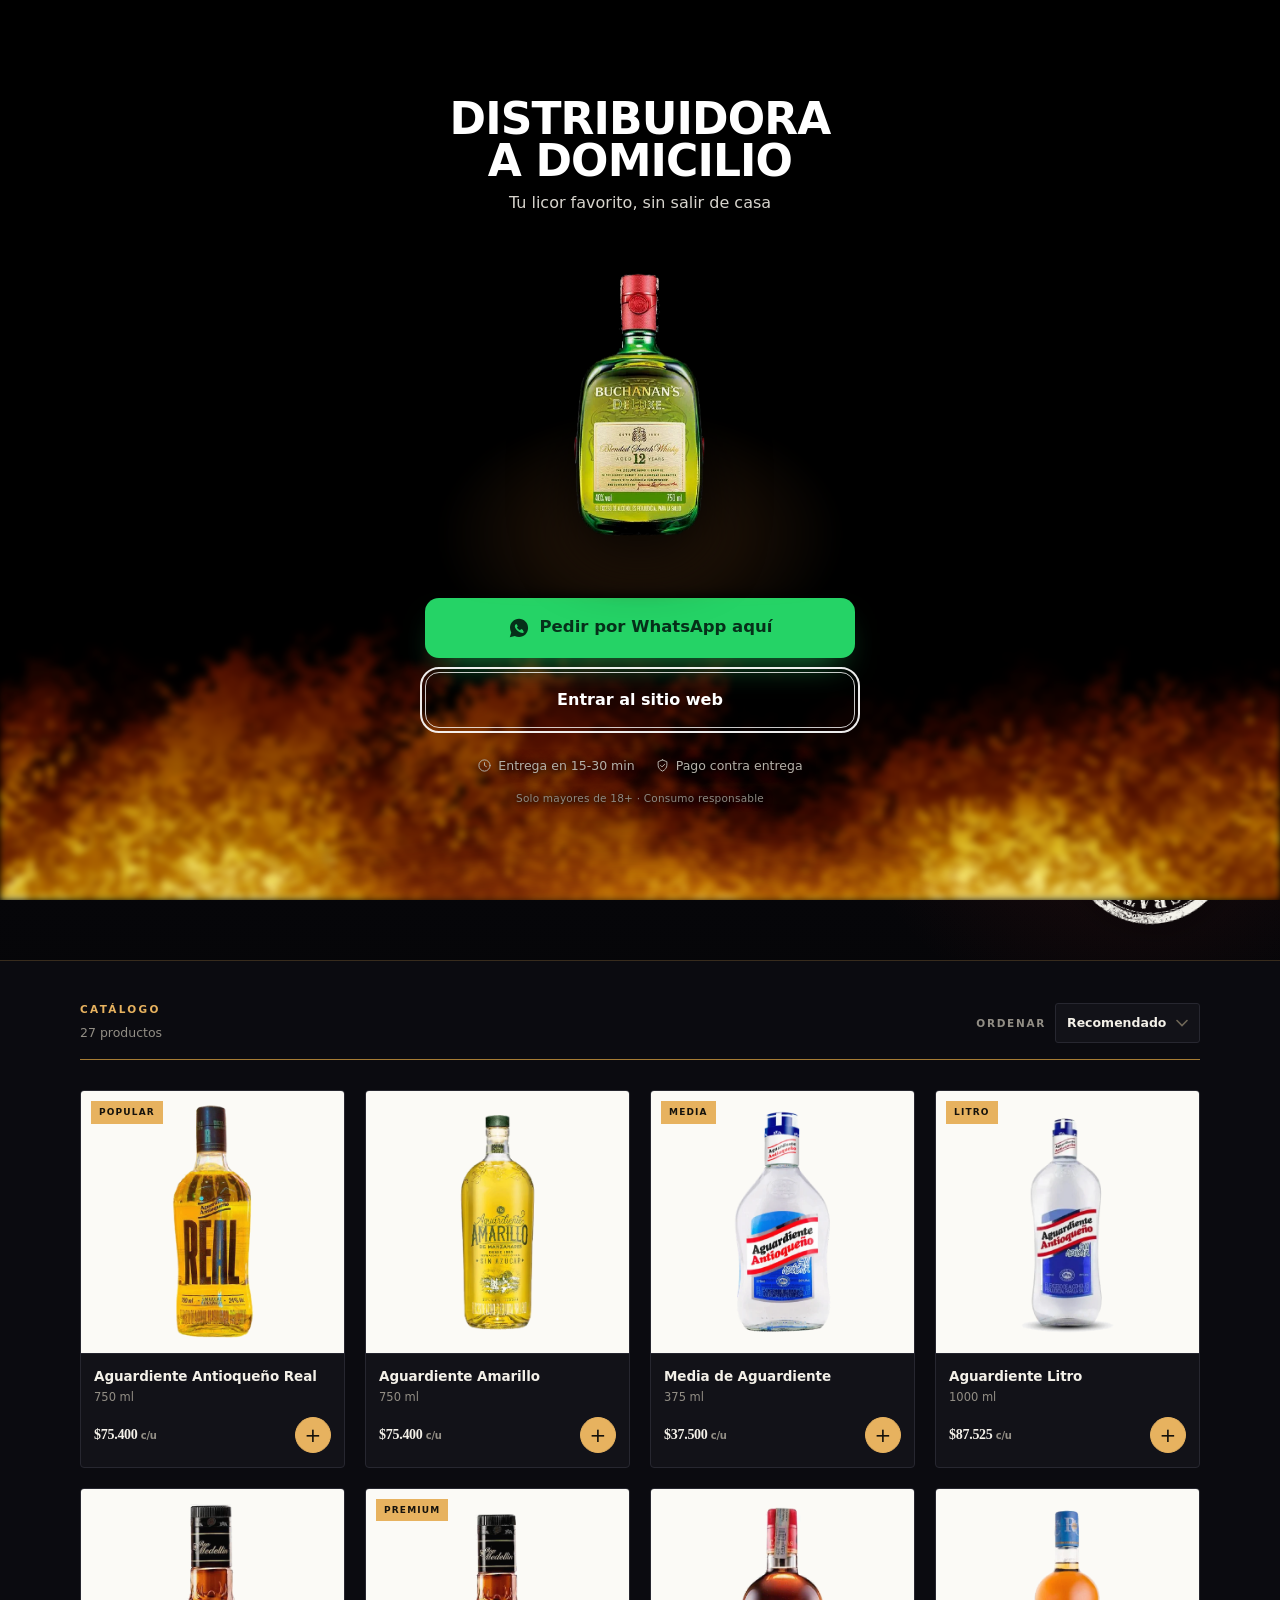
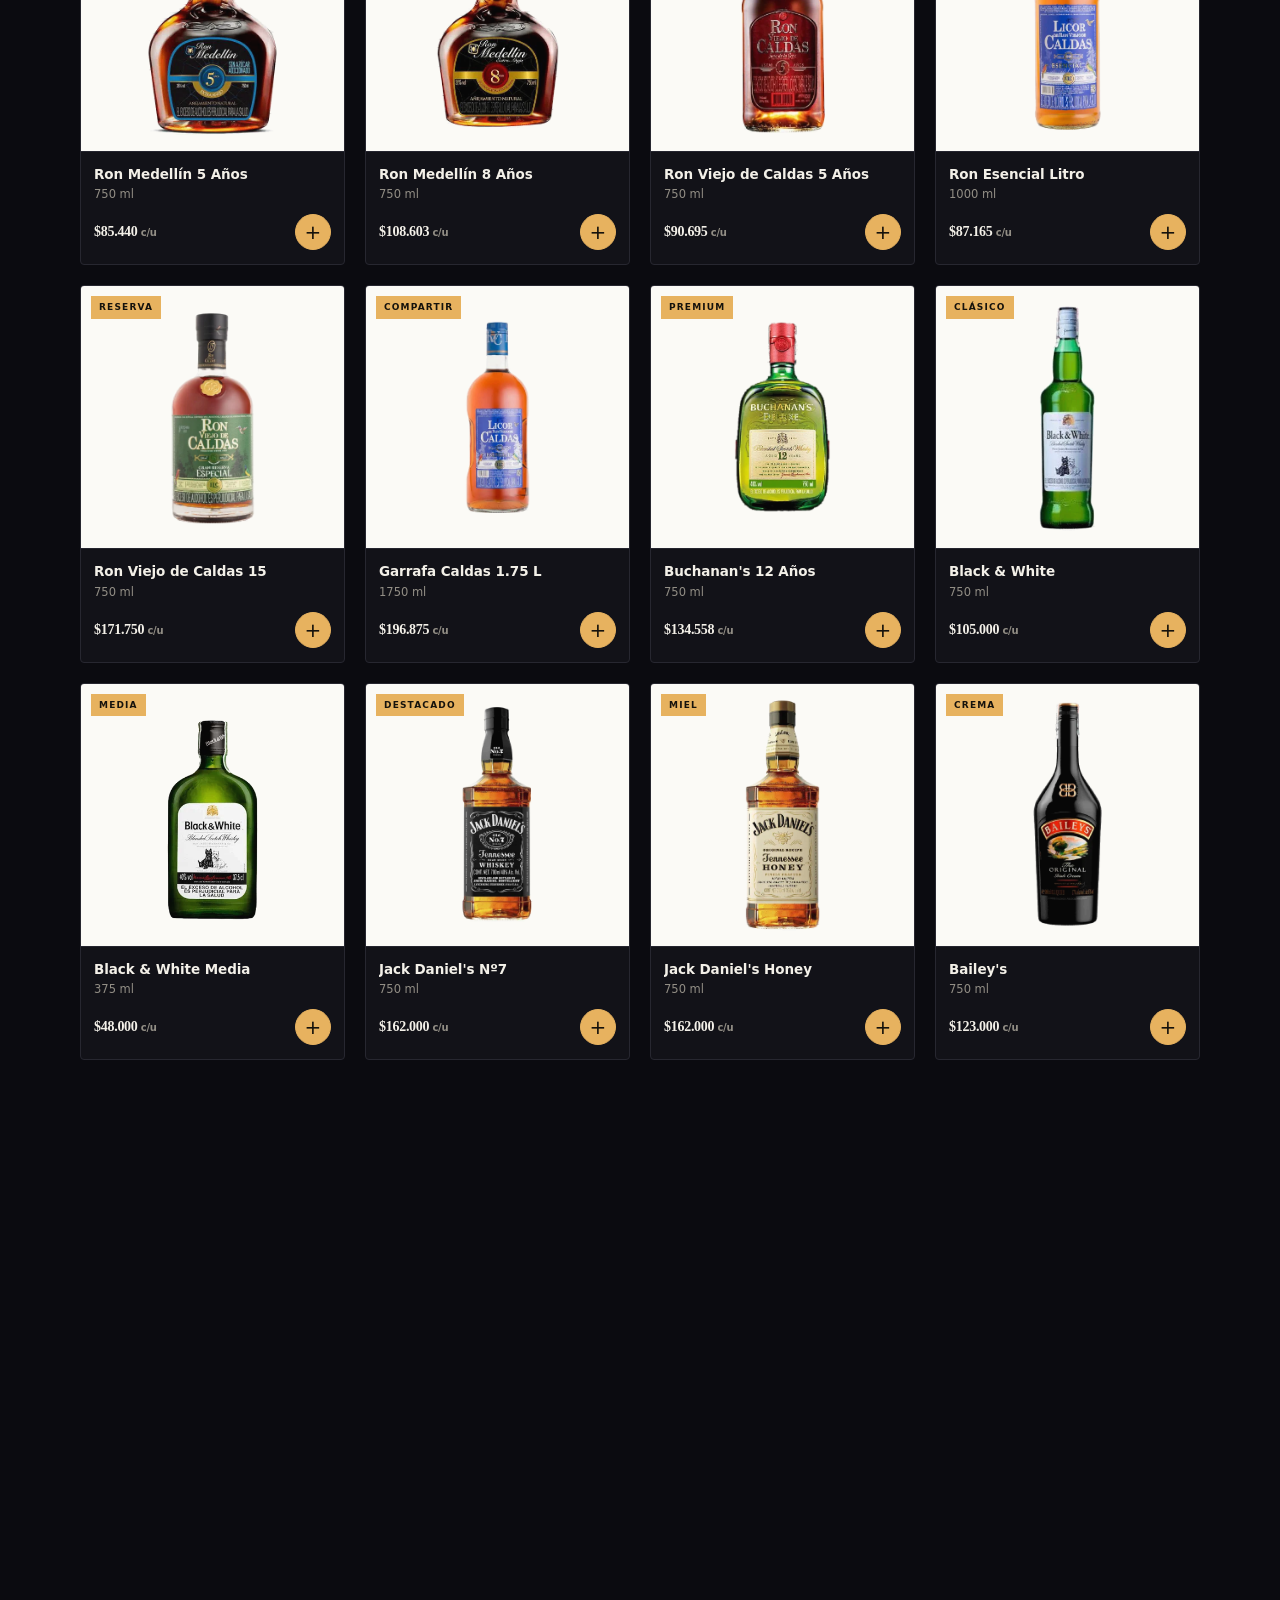
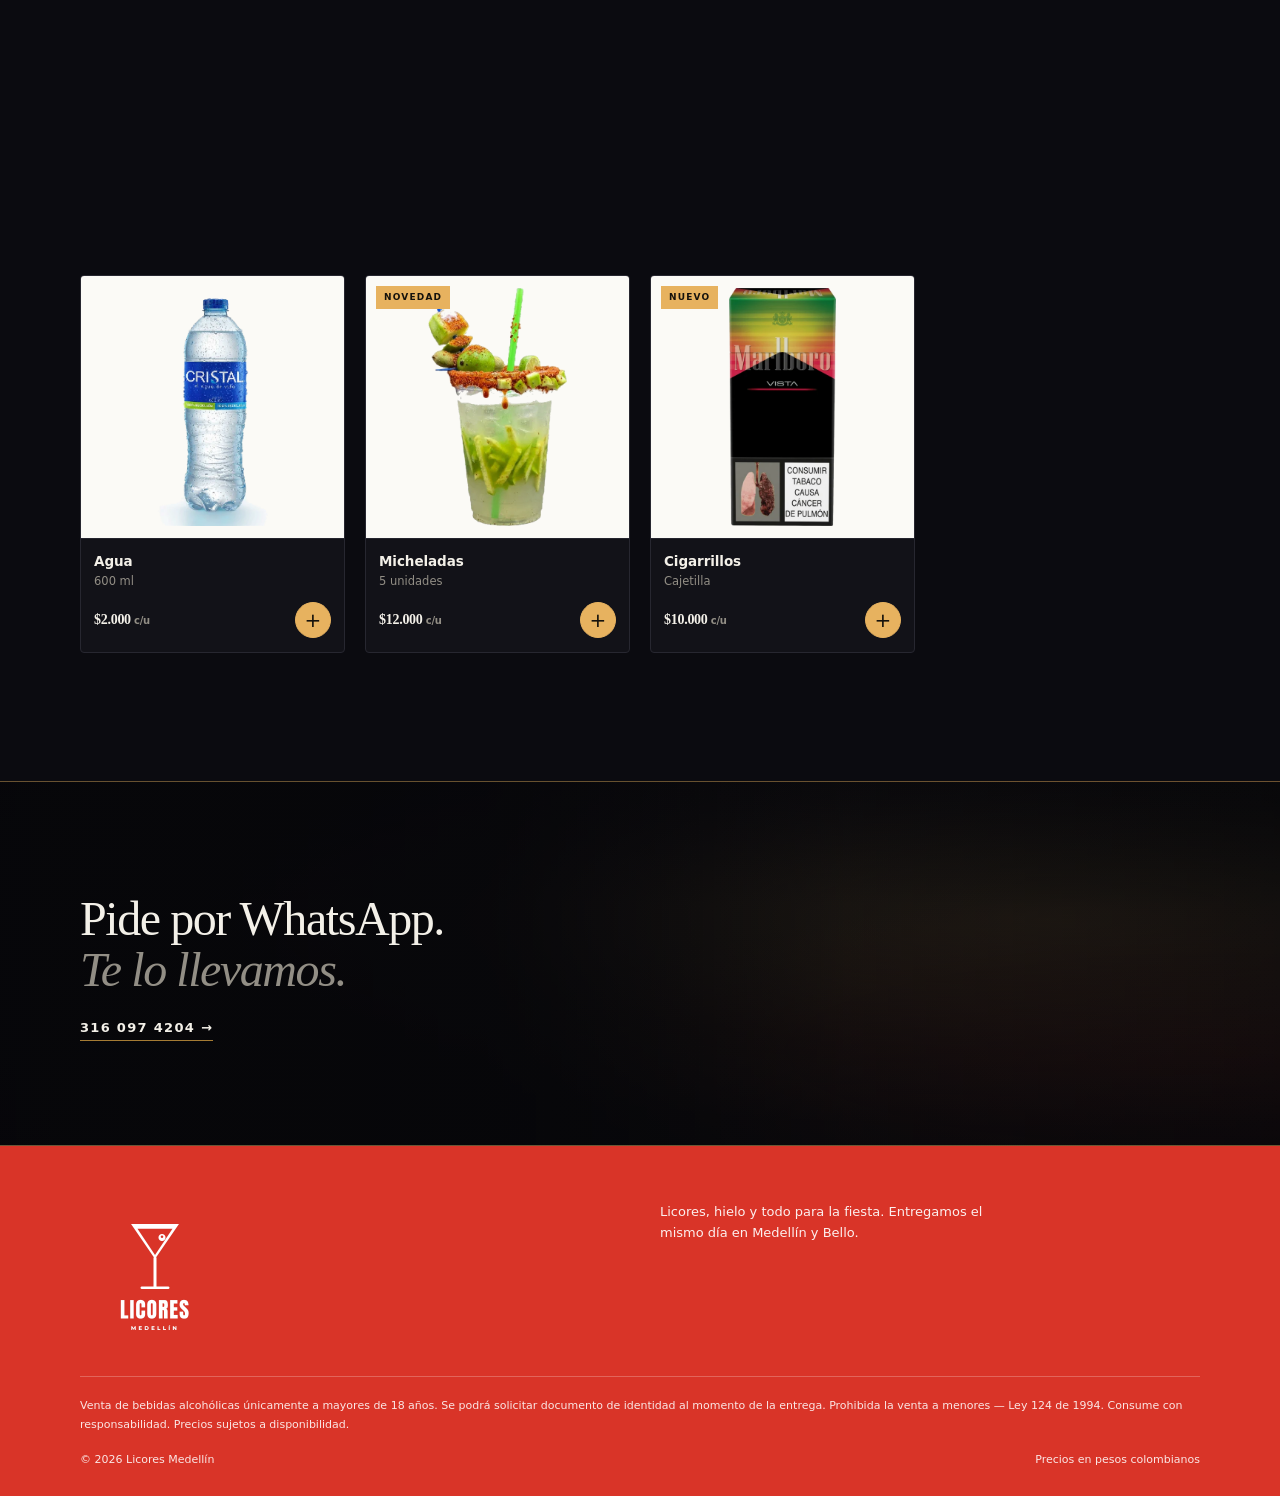
<file: index.html>
<!doctype html>
<html lang="es-CO">
<head>
<meta charset="utf-8">
<meta name="viewport" content="width=device-width, initial-scale=1, viewport-fit=cover">
<meta name="theme-color" content="#0B0B10">
<meta name="color-scheme" content="dark">
<title>Licores Medellín · Domicilio de licor en Medellín y Bello</title>
<meta name="description" content="Aguardiente, whisky, ron, tequila, vodka y cervezas con domicilio en Medellín y Bello. Pide por WhatsApp y paga al recibir. Solo mayores de 18 años.">
<link rel="canonical" href="https://wroso1.github.io/licores-medellin/">
<meta name="robots" content="index,follow">

<meta property="og:type" content="website">
<meta property="og:site_name" content="Licores Medellín">
<meta property="og:title" content="Licores Medellín · Domicilio de licor en Medellín y Bello">
<meta property="og:description" content="Aguardiente, whisky, ron, tequila, vodka y cervezas con domicilio. Pide por WhatsApp y paga al recibir.">
<meta property="og:url" content="https://wroso1.github.io/licores-medellin/">
<meta property="og:image" content="https://wroso1.github.io/licores-medellin/img/guardo-real.png">
<meta property="og:locale" content="es_CO">
<meta name="twitter:card" content="summary_large_image">

<link rel="icon" href="data:image/svg+xml,%3Csvg xmlns='http://www.w3.org/2000/svg' viewBox='0 0 64 64'%3E%3Crect width='64' height='64' rx='14' fill='%230B0B10'/%3E%3Ctext x='32' y='45' font-family='Georgia,serif' font-size='36' font-weight='700' fill='%23E7B25F' text-anchor='middle'%3EL%3C/text%3E%3C/svg%3E">
<link rel="manifest" href="manifest.json">
<link rel="apple-touch-icon" href="img/apple-touch-icon.png">
<meta name="apple-mobile-web-app-capable" content="yes">
<meta name="apple-mobile-web-app-title" content="Licores Medellín">
<meta name="apple-mobile-web-app-status-bar-style" content="black">
<meta name="mobile-web-app-capable" content="yes">
<link rel="preload" as="image" href="img/hero-black-label.webp" type="image/webp">
<link rel="preload" as="image" href="img/buchanans.webp?v=2" type="image/webp">
<link rel="stylesheet" href="styles.css?v=13">
</head>
<body>

<a class="skip" href="#catalogo">Saltar al catálogo</a>

<!-- Portada de entrada -->
<div class="intro" id="intro">
  <div class="intro-fire" aria-hidden="true">
    <canvas id="fireCanvas"></canvas>
    <span class="intro-fire-glow"></span>
  </div>
  <div class="intro-inner">
    <h2 class="intro-title">Distribuidora<br>a domicilio</h2>
    <p class="intro-sub">Tu licor favorito, sin salir de casa</p>
    <div class="intro-stage">
      <div class="intro-bottle-wrap">
        <img class="intro-bottle" src="img/buchanans.webp?v=2" alt="Whisky Buchanan’s 12 años" width="420" height="620" fetchpriority="high" decoding="async">
        <span class="intro-bottle-shine" aria-hidden="true"></span>
      </div>
    </div>
    <a class="intro-wa" href="https://wa.me/573160974204?text=Hola%2C%20quiero%20hacer%20un%20pedido%20de%20licores." target="_blank" rel="noopener"><svg viewBox="0 0 24 24" width="22" height="22" aria-hidden="true" fill="currentColor"><path d="M12.04 2C6.6 2 2.2 6.4 2.2 11.84c0 1.74.46 3.44 1.32 4.94L2 22l5.36-1.4a9.8 9.8 0 0 0 4.68 1.19h.01c5.43 0 9.84-4.4 9.84-9.84C21.89 6.4 17.47 2 12.04 2Zm5.76 14.05c-.24.68-1.4 1.3-1.93 1.34-.53.05-1.03.24-3.45-.9-2.42-1.14-3.9-3.66-4.02-3.83-.12-.17-.95-1.32-.95-2.5s.6-1.77.82-2.01c.21-.24.46-.3.61-.3l.44.01c.14 0 .33-.05.51.39.19.46.65 1.6.71 1.72.06.12.1.25.02.4-.09.17-.13.27-.26.42l-.35.4c-.12.12-.24.25-.11.48.13.24.58.96 1.24 1.55.85.75 1.56.99 1.79 1.1.23.12.36.1.5-.06.13-.16.57-.66.72-.89.15-.23.3-.19.5-.12.2.08 1.28.6 1.5.71.22.11.37.17.42.26.05.1.05.55-.19 1.23Z"/></svg> <span>Pedir por WhatsApp aquí</span></a>
    <button class="intro-enter" id="introEnter" type="button">Entrar al sitio web</button>
    <ul class="intro-perks">
      <li><svg viewBox="0 0 24 24" aria-hidden="true"><circle cx="12" cy="12" r="9"/><path d="M12 7.5V12l3 1.8"/></svg>Entrega en 15-30 min</li>
      <li><svg viewBox="0 0 24 24" aria-hidden="true"><path d="M12 3l7 3v5.5c0 4.2-2.9 7.6-7 9.5-4.1-1.9-7-5.3-7-9.5V6l7-3Z"/><path d="m9 12 2.2 2.2L15.5 10"/></svg>Pago contra entrega</li>
    </ul>
    <p class="intro-legal">Solo mayores de 18+ · Consumo responsable</p>
  </div>
</div>


<!-- Verificación de edad (Ley 124 de 1994) -->
<div class="gate" id="ageGate" hidden>
  <div class="gate-card" role="dialog" aria-modal="true" aria-labelledby="gateTitle">
    <span class="gate-mark" aria-hidden="true">L</span>
    <h2 class="gate-title" id="gateTitle">¿Tienes 18 años o más?</h2>
    <p class="gate-text">Vendemos bebidas alcohólicas solo a mayores de edad. Al entrar confirmas que tienes 18 años o más y que presentarás documento al recibir el pedido.</p>
    <div class="gate-actions">
      <button class="btn btn-solid" id="gateYes">Sí, soy mayor de edad</button>
      <button class="btn btn-line" id="gateNo">No, soy menor</button>
    </div>
    <p class="gate-legal">Ley 124 de 1994 · Consume con responsabilidad</p>
  </div>
</div>

<!-- cinta en movimiento -->
<div class="ticker" aria-hidden="true">
  <div class="ticker-track" id="tickerTrack">
    <span>Domicilio en Medellín y Bello</span><i>·</i>
    <span>Pagas al recibir</span><i>·</i>
    <span>Solo mayores de 18</span><i>·</i>
    <span>Pedido por WhatsApp en un minuto</span><i>·</i>
  </div>
</div>

<header class="top" id="top">
  <div class="top-inner">
    <a class="brand" href="#top" aria-label="Licores Medellín, inicio">
      <img class="brand-mark" src="logo/marca-copa.png" alt="" width="34" height="34" aria-hidden="true" decoding="async">
      <span class="brand-name">Licores <b>Medellín</b></span>
    </a>

    <nav class="top-nav" aria-label="Principal">
      <a class="nav-link" href="#catalogo">Catálogo</a>
      <button class="nav-link nav-btn" id="searchToggle" aria-label="Buscar productos" aria-expanded="false" aria-controls="searchBar">
        <svg viewBox="0 0 24 24" width="17" height="17" aria-hidden="true" fill="none" stroke="currentColor" stroke-width="1.9" stroke-linecap="round"><circle cx="11" cy="11" r="7"/><path d="m20 20-3.5-3.5"/></svg>
        <span>Buscar</span>
      </button>
      <a class="btn btn-wa btn-sm" id="waHeader" href="https://wa.me/573160974204?text=Hola%2C%20quiero%20hacer%20un%20pedido%20de%20licores." data-wa data-wa-msg="Hola, quiero hacer un pedido de licores.">
        <svg viewBox="0 0 24 24" width="16" height="16" aria-hidden="true" fill="currentColor"><path d="M12.04 2C6.6 2 2.2 6.4 2.2 11.84c0 1.74.46 3.44 1.32 4.94L2 22l5.36-1.4a9.8 9.8 0 0 0 4.68 1.19h.01c5.43 0 9.84-4.4 9.84-9.84C21.89 6.4 17.47 2 12.04 2Zm5.76 14.05c-.24.68-1.4 1.3-1.93 1.34-.53.05-1.03.24-3.45-.9-2.42-1.14-3.9-3.66-4.02-3.83-.12-.17-.95-1.32-.95-2.5s.6-1.77.82-2.01c.21-.24.46-.3.61-.3l.44.01c.14 0 .33-.05.51.39.19.46.65 1.6.71 1.72.06.12.1.25.02.4-.09.17-.13.27-.26.42l-.35.4c-.12.12-.24.25-.11.48.13.24.58.96 1.24 1.55.85.75 1.56.99 1.79 1.1.23.12.36.1.5-.06.13-.16.57-.66.72-.89.15-.23.3-.19.5-.12.2.08 1.28.6 1.5.71.22.11.37.17.42.26.05.1.05.55-.19 1.23Z"/></svg>
        <span>WhatsApp</span>
      </a>
    </nav>
  </div>

  <div class="search-bar" id="searchBar" hidden>
    <div class="search-field">
      <svg viewBox="0 0 24 24" width="18" height="18" aria-hidden="true" fill="none" stroke="currentColor" stroke-width="1.9" stroke-linecap="round"><circle cx="11" cy="11" r="7"/><path d="m20 20-3.5-3.5"/></svg>
      <input id="search" type="search" placeholder="Aguardiente, whisky, ron, hielo…" autocomplete="off" aria-label="Buscar productos">
      <button class="search-clear" id="searchClear" aria-label="Borrar búsqueda" hidden>×</button>
    </div>
  </div>
</header>

<main>
  <section class="hero" aria-labelledby="heroTitle">
    <div class="hero-copy">
      <p class="kicker" data-reveal style="--i:0">Distribuidor a domicilio</p>

      <h1 class="display" id="heroTitle">
        <span class="line"><span>Licores</span></span>
        <span class="line"><span>hielo</span></span>
        <span class="line"><span>y todo para</span></span>
        <span class="line"><span>tus fiestas</span></span>
      </h1>

      <p class="lead" data-reveal style="--i:4">Los mejores productos, en la puerta de tu casa.</p>

      <div class="actions" data-reveal style="--i:5">
        <a class="btn btn-red" href="#catalogo">Ver productos <span aria-hidden="true">→</span></a>
      </div>
    </div>

    <figure class="hero-shot" data-reveal style="--i:2">
      <img src="img/hero-black-label.webp" alt="Whisky Johnnie Walker Black Label de 750 ml" width="333" height="500" fetchpriority="high">
    </figure>

    <img class="estampa" src="img/sello-envio-gratis-blanco.png" alt="Sello de envío gratis"
         width="360" height="329" decoding="async">

    <div class="sello" role="img" aria-label="Sello 100% original">
      <svg viewBox="0 0 120 152" xmlns="http://www.w3.org/2000/svg" aria-hidden="true" focusable="false">
        <g fill="#9E1B23" stroke="#E7B25F" stroke-width="2.4" stroke-linejoin="round">
          <path d="M52 90 36 148 48 141 56 148 62 92Z"/>
          <path d="M68 90 84 148 72 141 64 148 58 92Z"/>
        </g>
        <circle cx="60" cy="58" r="52" fill="#A81C26" stroke="#E7B25F" stroke-width="4"/>
        <circle cx="60" cy="58" r="44" fill="none" stroke="#E7B25F" stroke-opacity=".5" stroke-width="1.4"/>
        <g fill="#F6E7C6">
          <path d="M0-4 1.2-1.2 4-1.2 1.9.5 2.6 3.4 0 1.8-2.6 3.4-1.9.5-4-1.2-1.2-1.2Z" transform="translate(40 32) scale(.9)"/>
          <path d="M0-4 1.2-1.2 4-1.2 1.9.5 2.6 3.4 0 1.8-2.6 3.4-1.9.5-4-1.2-1.2-1.2Z" transform="translate(50 30) scale(1.05)"/>
          <path d="M0-4 1.2-1.2 4-1.2 1.9.5 2.6 3.4 0 1.8-2.6 3.4-1.9.5-4-1.2-1.2-1.2Z" transform="translate(60 29) scale(1.2)"/>
          <path d="M0-4 1.2-1.2 4-1.2 1.9.5 2.6 3.4 0 1.8-2.6 3.4-1.9.5-4-1.2-1.2-1.2Z" transform="translate(70 30) scale(1.05)"/>
          <path d="M0-4 1.2-1.2 4-1.2 1.9.5 2.6 3.4 0 1.8-2.6 3.4-1.9.5-4-1.2-1.2-1.2Z" transform="translate(80 32) scale(.9)"/>
        </g>
        <text x="60" y="70" text-anchor="middle" fill="#F6E7C6" font-family="Georgia,'Times New Roman',serif" font-size="23" font-weight="700" letter-spacing="-.5">100%</text>
        <line x1="40" y1="79" x2="80" y2="79" stroke="#F6E7C6" stroke-opacity=".45" stroke-width="1.2"/>
        <text x="60" y="93" text-anchor="middle" fill="#F6E7C6" font-family="Georgia,'Times New Roman',serif" font-size="11" letter-spacing="1.8">ORIGINAL</text>
      </svg>
    </div>
  </section>

  <section class="shop" id="catalogo" aria-label="Catálogo">
    <header class="shop-head">
      <div>
        <p class="kicker">Catálogo</p>
        <p class="count" id="results">Cargando…</p>
      </div>
      <label class="sort">
        <span>Ordenar</span>
        <select id="sort">
          <option value="default">Recomendado</option>
          <option value="price-asc">Menor precio</option>
          <option value="price-desc">Mayor precio</option>
          <option value="name">Nombre A–Z</option>
        </select>
      </label>
    </header>

    <div class="grid" id="grid"></div>

    <div class="empty" id="empty" hidden>
      <p class="empty-title">No encontramos eso.</p>
      <p class="empty-text">Prueba con otra palabra o pregúntanos: lo conseguimos.</p>
      <a class="btn btn-line" href="https://wa.me/573160974204?text=Hola%2C%20no%20encontr%C3%A9%20un%20producto%20en%20la%20p%C3%A1gina%20y%20quiero%20preguntar." data-wa data-wa-msg="Hola, no encontré un producto en la página y quiero preguntar.">Preguntar por WhatsApp</a>
    </div>
  </section>

  <section class="outro" aria-label="Cierre">
    <div class="outro-inner">
      <p class="outro-line" data-reveal>
        <span>Pide por WhatsApp.</span>
        <span class="outro-soft">Te lo llevamos.</span>
      </p>
      <a class="outro-link" href="https://wa.me/573160974204?text=Hola%2C%20quiero%20hacer%20un%20pedido%20de%20licores." data-wa data-wa-msg="Hola, quiero hacer un pedido de licores." data-reveal style="--i:1">316 097 4204 →</a>
    </div>
  </section>
</main>

<footer class="foot">
  <div class="foot-inner">
    <div class="foot-top">
      <a class="brand brand-foot" href="#top" aria-label="Licores Medellín, inicio">
        <img class="foot-logo" src="logo/logo-blanco.png" alt="Licores Medellín" width="150" height="150" loading="lazy" decoding="async">
      </a>
      <p class="foot-line">Licores, hielo y todo para la fiesta. Entregamos el mismo día en Medellín y Bello.</p>
    </div>
    <p class="legal">Venta de bebidas alcohólicas únicamente a mayores de 18 años. Se podrá solicitar documento de identidad al momento de la entrega. Prohibida la venta a menores — Ley 124 de 1994. Consume con responsabilidad. Precios sujetos a disponibilidad.</p>
    <p class="copyright"><span>© <span id="year">2026</span> Licores Medellín</span><span>Precios en pesos colombianos</span></p>
  </div>
</footer>

<!-- vista rápida del producto -->
<div class="quick-back" id="quickBack" hidden>
  <div class="quick" role="dialog" aria-modal="true" aria-labelledby="quickName">
    <button class="quick-close" id="quickClose" type="button" aria-label="Cerrar">×</button>
    <div class="quick-media" id="quickMedia"></div>
    <div class="quick-body">
      <h2 class="quick-name" id="quickName"></h2>
      <p class="quick-price" id="quickPrice"></p>
      <div class="quick-variants" id="quickVariants" hidden></div>
      <ul class="quick-specs" id="quickSpecs"></ul>
      <p class="quick-qty" id="quickQty" hidden></p>
      <button class="btn btn-wa btn-block" id="quickAdd" type="button">Agregar al pedido</button>
      <p class="quick-note">Pago contraentrega. Llega el mismo día en Medellín y Bello.</p>
    </div>
  </div>
</div>

<!-- invitar a instalar la app -->
<div class="install" id="installBar" hidden>
  <div class="install-inner">
    <div class="install-text">
      <b>Ten la tienda en tu pantalla</b>
      <span id="installNote">Se abre como una app, sin pasar por el navegador.</span>
    </div>
    <button class="btn btn-sm btn-install" id="installYes" type="button">Instalar</button>
    <button class="install-no" id="installNo" type="button" aria-label="Ahora no">×</button>
  </div>
</div>

<!-- barra del pedido -->
<div class="cart-bar" id="cartBar" hidden>
  <button class="cart-bar-inner" id="openCart">
    <span class="cart-bar-count" id="cartBarCount">0</span>
    <span class="cart-bar-text"><small>Tu pedido</small><b id="cartBarTotal">$0</b></span>
    <span class="cart-bar-cta">Ver pedido</span>
  </button>
</div>

<!-- panel del pedido -->
<div class="drawer-back" id="drawerBack" hidden>
  <aside class="drawer" role="dialog" aria-modal="true" aria-labelledby="drawerTitle">
    <header class="drawer-head">
      <h2 id="drawerTitle">Tu pedido</h2>
      <button class="close-btn" id="closeDrawer" aria-label="Cerrar">×</button>
    </header>

    <div class="drawer-body">
      <div id="viewCart">
        <div id="cartItems" class="cart-items"></div>

        <div class="totals">
          <div class="total-row"><span>Subtotal</span><b id="tSubtotal">$0</b></div>
          <div class="total-row total-grand"><span>Total</span><b id="tTotal">$0</b></div>
          <p class="total-note">Valor estimado. Confirmamos disponibilidad y zona por WhatsApp.</p>
        </div>

        <form id="checkout" novalidate>
          <p class="form-hint">Al pulsar el botón se abre WhatsApp con tu pedido escrito. Ahí mismo nos pasas nombre, celular, barrio y dirección.</p>

          <button class="btn btn-wa btn-block" type="submit" id="sendOrder">Enviar pedido por WhatsApp</button>
          <p class="form-legal">No se cobra nada en la página. Pagas al recibir.</p>
        </form>
      </div>

      <div id="viewDone" hidden>
        <div class="done">
          <span class="done-ico" aria-hidden="true">✓</span>
          <h3>Pedido listo</h3>
          <p>Se abrió WhatsApp con tu pedido <b id="doneId"></b>. Si no se abrió, usa el botón de abajo.</p>
          <a class="btn btn-wa btn-block" id="doneWa" href="https://wa.me/573160974204?text=Hola%2C%20quiero%20hacer%20un%20pedido%20de%20licores." target="_blank" rel="noopener">Abrir WhatsApp</a>
          <button class="btn btn-line btn-block" id="copyOrder" type="button">Copiar el pedido</button>
          <button class="btn btn-ghost btn-block" id="newOrder" type="button">Hacer otro pedido</button>
        </div>
      </div>
    </div>
  </aside>
</div>

<div class="toast" id="toast" role="status" aria-live="polite"></div>

<script type="application/ld+json">
{
  "@context": "https://schema.org",
  "@type": "LiquorStore",
  "name": "Licores Medellín",
  "description": "Domicilio de licores en Medellín y Bello: aguardiente, whisky, ron, tequila, vodka, cervezas y hielo.",
  "url": "https://wroso1.github.io/licores-medellin/",
  "image": "https://wroso1.github.io/licores-medellin/img/guardo-real.png",
  "telephone": "+573160974204",
  "priceRange": "$2.000 - $396.500",
  "currenciesAccepted": "COP",
  "paymentAccepted": "Efectivo, Transferencia",
  "address": {
    "@type": "PostalAddress",
    "addressLocality": "Medellín",
    "addressRegion": "Antioquia",
    "addressCountry": "CO"
  },
  "areaServed": ["Medellín", "Bello"]
}
</script>
<script src="data.js?v=5"></script>
<script src="app.js?v=14"></script>
<script src="motion.js?v=5"></script>
</body>
</html>
</file>
<file: styles.css>
/* ==========================================================================
   Licores Medellín · editorial oscura con movimiento
   ========================================================================== */

:root {
  --cream:   #0B0B10;
  --paper:   #121218;
  --ink:     #F3F0E8;
  --ink-2:   #C9C5B9;
  --ink-3:   #928E85;
  --line:    #272730;
  --line-2:  #1A1A21;
  --wine:    #E7B25F;
  --wine-2:  #F5D79C;
  --gold:    #A67C34;
  --ok:      #5ACA8F;
  --err:     #FF9C93;
  --on-solid:#15120C;
  --shadow:  0 0 0 rgba(0, 0, 0, 0);

  --serif: "Iowan Old Style", "Palatino Linotype", Palatino, Georgia, "Times New Roman", serif;
  --sans: system-ui, -apple-system, "Segoe UI", Roboto, "Helvetica Neue", Arial, sans-serif;

  --max: 1200px;
  --gut: clamp(16px, 4.5vw, 40px);
  --ease: cubic-bezier(.22, .68, .3, 1);

  color-scheme: dark;
}

*, *::before, *::after { box-sizing: border-box; }
[hidden] { display: none !important; }

html { -webkit-text-size-adjust: 100%; }
@media (prefers-reduced-motion: no-preference) { html { scroll-behavior: smooth; } }

body {
  margin: 0;
  background: var(--cream);
  color: var(--ink);
  font-family: var(--sans);
  font-size: 16px;
  line-height: 1.6;
  -webkit-font-smoothing: antialiased;
  -webkit-tap-highlight-color: transparent;
  overflow-x: hidden;
}

body.has-cart { padding-bottom: 96px; }

h1, h2, h3, h4 {
  font-family: var(--serif);
  font-weight: 600;
  margin: 0;
  line-height: 1.12;
  letter-spacing: -.018em;
  text-wrap: balance;
}
p { margin: 0; text-wrap: pretty; }
a { color: inherit; }
img { max-width: 100%; height: auto; display: block; }
button, input, select, textarea { font: inherit; color: inherit; }

:focus-visible { outline: 2px solid var(--wine); outline-offset: 3px; border-radius: 4px; }
::selection { background: rgba(231, 178, 95, .28); }

.skip {
  position: fixed; top: 8px; left: 8px; z-index: 90;
  transform: translateY(-180%);
  background: var(--wine); color: var(--on-solid);
  padding: 10px 16px; border-radius: 4px; text-decoration: none; font-weight: 700;
  transition: transform .16s var(--ease);
}
.skip:focus { transform: none; }

/* --------------------------------- botones ------------------------------- */
.btn {
  display: inline-flex; align-items: center; justify-content: center; gap: 9px;
  min-height: 48px; padding: 0 24px;
  border: 1px solid transparent; border-radius: 4px;
  font-size: 14.5px; font-weight: 650; letter-spacing: .01em;
  text-decoration: none; cursor: pointer;
  transition: background .18s var(--ease), color .18s var(--ease), border-color .18s var(--ease), transform .18s var(--ease);
}
.btn:active { transform: translateY(1px); }

.btn-solid { background: var(--wine); color: var(--on-solid); border-color: var(--ink); }
.btn-solid:hover { background: var(--wine-2); border-color: var(--wine-2); }

.btn-line { background: transparent; color: var(--ink); border-color: #3A3A46; }
.btn-line:hover { background: var(--wine); color: var(--on-solid); }

.btn-ghost { background: transparent; color: var(--ink-3); border-color: transparent; }
.btn-ghost:hover { color: var(--wine); }

.btn-wa { background: #1FA855; color: #fff; border-color: #1FA855; }
.btn-wa:hover { background: #189247; border-color: #189247; }

.btn-sm { min-height: 38px; padding: 0 14px; font-size: 13px; border-radius: 3px; }
.btn-block { width: 100%; }

/* --------------------------------- cinta --------------------------------- */
.ticker {
  background: #2E2E36;
  color: #FFFFFF;
  border-bottom: 1px solid rgba(255, 255, 255, .08);
  overflow: hidden;
  height: 34px;
  display: flex;
  align-items: center;
}
.ticker-track {
  display: flex;
  align-items: center;
  white-space: nowrap;
  will-change: transform;
  animation: ticker 34s linear infinite;
}
.ticker-track > * { margin-right: 26px; }
.ticker-track span {
  font-size: 10.5px;
  font-weight: 650;
  letter-spacing: .18em;
  text-transform: uppercase;
  opacity: 1;
}
.ticker-track i { color: #FFFFFF; opacity: .4; font-style: normal; }
@keyframes ticker { from { transform: translateX(0); } to { transform: translateX(-50%); } }
@media (prefers-reduced-motion: reduce) { .ticker-track { animation: none; } }

/* -------------------------------- cabecera ------------------------------- */
.top {
  position: sticky;
  top: 0;
  z-index: 40;
  background: rgba(11, 11, 16, .86);
  backdrop-filter: saturate(150%) blur(14px);
  -webkit-backdrop-filter: saturate(150%) blur(14px);
  border-bottom: 1px solid var(--line);
  transition: padding .22s var(--ease), box-shadow .22s var(--ease);
}
.top[data-stuck="true"] { box-shadow: 0 12px 26px -22px rgba(0, 0, 0, .95); }

.top-inner {
  max-width: var(--max); margin: 0 auto;
  padding: 0 var(--gut);
  height: 62px;
  display: flex; align-items: center; justify-content: space-between; gap: 14px;
  transition: height .22s var(--ease);
}
.top[data-stuck="true"] .top-inner { height: 54px; }

.brand { display: inline-flex; align-items: center; gap: 9px; text-decoration: none; }
.brand-mark {
  width: 32px; height: 32px; flex: none;
  display: block; object-fit: contain;
}
.brand-name {
  font-family: var(--serif);
  font-size: 16px; letter-spacing: -.01em;
}
.brand-name b { font-weight: 600; }

.top-nav { display: flex; align-items: center; gap: 4px; }

.nav-link {
  display: inline-flex; align-items: center; gap: 6px;
  padding: 9px 11px;
  border: 0; background: none;
  font-size: 13.5px; font-weight: 600; color: var(--ink-2);
  text-decoration: none; cursor: pointer; border-radius: 3px;
  transition: color .16s var(--ease), background .16s var(--ease);
}
.nav-link:hover { color: var(--wine); background: rgba(243, 240, 232, .06); }
.nav-link[aria-expanded="true"] { color: var(--wine); }

/* buscador */
.search-bar {
  border-top: 1px solid var(--line);
  background: var(--paper);
  animation: drop .2s var(--ease);
}
@keyframes drop { from { opacity: 0; transform: translateY(-5px); } }

.search-field {
  max-width: var(--max); margin: 0 auto;
  padding: 10px var(--gut);
  display: flex; align-items: center; gap: 10px;
  color: var(--ink-3);
}
.search-bar input[type="search"] {
  flex: 1; min-width: 0; padding: 10px 0;
  border: 0; background: none; font-size: 16px; color: var(--ink);
}
.search-bar input[type="search"]::-webkit-search-cancel-button { display: none; }
.search-clear {
  width: 28px; height: 28px; flex: none;
  border: 1px solid var(--line); border-radius: 999px;
  background: var(--cream); color: var(--ink-3);
  font-size: 16px; line-height: 1; cursor: pointer;
}

/* --------------------------------- portada ------------------------------- */
.hero {
  position: relative;
  display: grid; align-items: center;
  gap: clamp(18px, 4vw, 48px);
  min-height: clamp(470px, 72svh, 700px);
  padding: clamp(36px, 7vw, 84px) var(--gut) clamp(40px, 7vw, 88px);
  background: #07070A;
  border-bottom: 1px solid rgba(231, 178, 95, .22);
  overflow: hidden;
  isolation: isolate;
}

/* brasa cálida detrás de la botella, para que no flote en un negro plano */
.hero::before {
  content: "";
  position: absolute; inset: 0; z-index: -1;
  background:
    radial-gradient(46% 62% at 74% 46%, rgba(231, 178, 95, .2), transparent 72%),
    radial-gradient(30% 40% at 88% 78%, rgba(217, 52, 40, .12), transparent 74%),
    linear-gradient(180deg, rgba(5, 5, 8, .5) 0%, rgba(5, 5, 8, 0) 34%, rgba(5, 5, 8, .62) 100%);
}

.hero-copy { width: 100%; max-width: var(--max); margin: 0 auto; position: relative; z-index: 1; }

.hero-shot {
  margin: 0; justify-self: center; align-self: end;
  position: absolute; right: -6vw; bottom: 0; z-index: 0;
  width: min(86vw, 420px);
  pointer-events: none;
}
.hero-shot img {
  width: 100%; height: auto; display: block;
  -webkit-mask-image: radial-gradient(112% 96% at 52% 44%, #000 52%, rgba(0, 0, 0, .6) 74%, transparent 92%);
  mask-image: radial-gradient(112% 96% at 52% 44%, #000 52%, rgba(0, 0, 0, .6) 74%, transparent 92%);
  filter: drop-shadow(0 26px 50px rgba(0, 0, 0, .75)) saturate(108%);
}

/* Sello 100% original: aparece en la esquina del hero a los 11 s */
.sello {
  position: absolute; z-index: 3;
  top: clamp(8px, 2.6vw, 22px); right: clamp(8px, 3.2vw, 34px);
  width: clamp(114px, 31.5vw, 168px);
  pointer-events: none;
  opacity: 0;
  transform: translateY(-8px) scale(.86);
  filter: drop-shadow(0 12px 24px rgba(0, 0, 0, .6));
  transition: opacity .5s ease, transform .5s cubic-bezier(.2, .7, .2, 1);
}
.sello svg { display: block; width: 100%; height: auto; }
.sello.is-in { opacity: 1; transform: none; }
@media (prefers-reduced-motion: reduce) {
  .sello { transform: none; transition: opacity .5s ease; }
}

/* Sello de envío gratis: cae y se estampa al abrir la página */
.estampa {
  position: absolute; z-index: 3;
  right: clamp(10px, 4vw, 40px); bottom: clamp(14px, 4vw, 34px);
  width: clamp(126px, 32vw, 182px);
  pointer-events: none;
  opacity: 0;
  filter: drop-shadow(0 6px 14px rgba(0, 0, 0, .65));
  transform-origin: 50% 55%;
  animation: estampar .78s cubic-bezier(.22, .9, .24, 1) .45s both;
}
.estampa img { display: block; width: 100%; height: auto; }
@keyframes estampar {
  0%   { opacity: 0; transform: translateY(-28px) rotate(-18deg) scale(1.85); }
  38%  { opacity: 1; transform: translateY(0) rotate(-9deg) scale(1.02); }
  47%  { transform: translateY(0) rotate(-9deg) scale(.93); }
  60%  { transform: translateY(0) rotate(-9deg) scale(1.03); }
  72%, 100% { opacity: 1; transform: translateY(0) rotate(-9deg) scale(1); }
}
@media (prefers-reduced-motion: reduce) {
  .estampa { animation: none; opacity: 1; transform: rotate(-9deg); }
}

@media (min-width: 880px) {
  .hero { grid-template-columns: minmax(0, 1.02fr) minmax(0, .98fr); max-width: none; }
  .hero-copy { max-width: 620px; justify-self: end; padding-left: 0; }
  .hero-shot {
    position: static; right: auto; bottom: auto;
    width: min(38vw, 460px); align-self: center; justify-self: start;
    z-index: 0;
  }
}

.kicker {
  font-size: 10.5px; font-weight: 750;
  letter-spacing: .22em; text-transform: uppercase;
  color: var(--wine);
  margin-bottom: 16px;
}

.display {
  font-family: var(--sans);
  font-weight: 800;
  text-transform: uppercase;
  max-width: 16ch;
  font-size: clamp(2.35rem, 8.4vw, 4.7rem);
  line-height: .94;
  letter-spacing: -.028em;
  margin-bottom: 18px;
}
.display .line { display: block; overflow: hidden; }
.display .line > span,
.display .line > em {
  display: block;
  transform: translateY(105%);
  transition: transform .82s var(--ease);
}
.display em { font-style: italic; color: var(--wine); }
body.ready .display .line > span,
body.ready .display .line > em { transform: none; }
body.ready .display .line:nth-child(1) > * { transition-delay: .05s; }
body.ready .display .line:nth-child(2) > * { transition-delay: .13s; }
body.ready .display .line:nth-child(3) > * { transition-delay: .21s; }
body.ready .display .line:nth-child(4) > * { transition-delay: .29s; }

.lead {
  max-width: 34ch;
  font-size: clamp(15px, 1.8vw, 17.5px);
  line-height: 1.6;
  color: rgba(255, 255, 255, .82);
}

.actions { display: flex; flex-wrap: wrap; gap: 10px; margin-top: 28px; }

.btn-red {
  background: #D93428; color: #fff; border-color: #D93428;
  text-transform: uppercase; letter-spacing: .1em;
  font-size: 13px; font-weight: 750;
  padding: 0 26px;
}
.btn-red:hover { background: #C02C21; border-color: #C02C21; }

@media (max-width: 700px) {
  .hero {
    display: flex; flex-direction: column; justify-content: center;
    min-height: clamp(440px, 68svh, 580px);
    padding: clamp(18px, 4vw, 28px) var(--gut) clamp(22px, 4.5vw, 36px);
  }
  .hero-copy { align-self: stretch; }
  /* velo sobre la botella, solo del lado del texto, para poder subirlo al centro */
  .hero-shot::after {
    content: ""; position: absolute; inset: 0; pointer-events: none;
    background:
      linear-gradient(100deg, rgba(6, 6, 9, .9) 0%, rgba(6, 6, 9, .74) 34%,
                              rgba(6, 6, 9, .28) 62%, rgba(6, 6, 9, 0) 84%);
  }
  /* en el móvil la botella se asoma por detrás del texto, como en la referencia */
  .hero-shot {
    position: absolute; inset: 0; z-index: 0; opacity: 1;
    width: 100%;
  }
  /* la foto llena la banda entera: se cortan las franjas negras de arriba y abajo */
  .hero-shot img {
    width: 100%; height: 100%;
    object-fit: cover;
    object-position: 50% 42%;
    -webkit-mask-image: none; mask-image: none;
    filter: saturate(108%);
  }
  .hero::before {
    background:
      radial-gradient(52% 46% at 72% 26%, rgba(231, 178, 95, .22), transparent 70%),
      linear-gradient(180deg, rgba(6, 6, 9, .28) 0%, rgba(6, 6, 9, .72) 42%, rgba(6, 6, 9, .96) 100%);
  }
}

/* --------------------------------- catálogo ------------------------------ */
.shop {
  max-width: var(--max); margin: 0 auto;
  padding: clamp(20px, 4vw, 40px) var(--gut) clamp(40px, 7vw, 80px);
  scroll-margin-top: 70px;
}

.shop-head {
  display: flex; align-items: flex-end; justify-content: space-between;
  flex-wrap: wrap; gap: 16px;
  padding-bottom: 16px;
  border-bottom: 1px solid var(--gold);
  margin-bottom: clamp(20px, 3vw, 30px);
}
.shop-head .kicker { margin-bottom: 6px; }
.count { margin-top: 2px; font-size: 12.5px; color: var(--ink-3); font-variant-numeric: tabular-nums; }

.sort {
  display: inline-flex; align-items: center; gap: 9px;
  font-size: 10.5px; font-weight: 750; letter-spacing: .16em; text-transform: uppercase;
  color: var(--ink-3); white-space: nowrap;
}
.sort select {
  appearance: none; -webkit-appearance: none;
  padding: 9px 32px 9px 11px;
  border: 1px solid var(--line);
  border-radius: 3px;
  background: var(--paper)
    url("data:image/svg+xml,%3Csvg xmlns='http://www.w3.org/2000/svg' width='12' height='8' viewBox='0 0 12 8'%3E%3Cpath d='M1 1.5 6 6.5l5-5' fill='none' stroke='%236E6657' stroke-width='1.6' stroke-linecap='round'/%3E%3C/svg%3E")
    no-repeat right 11px center;
  color: var(--ink);
  font-size: 12.5px; font-weight: 600; letter-spacing: 0; text-transform: none;
  cursor: pointer;
}
.sort select:hover { border-color: var(--ink-3); }

/* rejilla */
.grid {
  display: grid;
  grid-template-columns: repeat(2, minmax(0, 1fr));
  gap: clamp(10px, 1.8vw, 20px);
}
@media (min-width: 700px) { .grid { grid-template-columns: repeat(3, 1fr); } }
@media (min-width: 1040px) { .grid { grid-template-columns: repeat(4, 1fr); } }

.card {
  display: flex; flex-direction: column;
  background: var(--paper);
  border: 1px solid var(--line);
  border-radius: 4px;
  overflow: hidden;
  transition: border-color .22s var(--ease), transform .22s var(--ease), box-shadow .22s var(--ease);
}
@media (hover: hover) {
  .card:hover {
    border-color: var(--ink);
    transform: translateY(-3px);
    box-shadow: 0 26px 46px -34px #000, 0 0 0 1px rgba(231, 178, 95, .35);
  }
  .card:hover .card-media img { transform: scale(1.045); }
}

.card-media {
  position: relative;
  aspect-ratio: 1 / 1;
  padding: 12px;
  background: #FBFAF6;
  border-bottom: 1px solid #24242E;
  overflow: hidden;
}
.card-media img {
  width: 100%; height: 100%;
  object-fit: contain;
  transition: transform .5s var(--ease);
}
.card-media img.swap { animation: photo-swap .45s var(--ease); }
@keyframes photo-swap { from { opacity: .3; } to { opacity: 1; } }
@media (prefers-reduced-motion: reduce) { .card-media img.swap { animation: none; } }

.tag {
  position: absolute; top: 10px; left: 10px; z-index: 2;
  padding: 4px 8px;
  background: var(--wine); color: var(--on-solid);
  font-size: 9px; font-weight: 800; letter-spacing: .13em; text-transform: uppercase;
}

.ph {
  position: absolute; inset: 12px;
  display: grid; place-items: center;
  background: linear-gradient(160deg, #FBF7EE, #EFE8D9);
  border: 1px solid #E6DECB;
}
.ph-initial {
  font-family: var(--serif);
  font-size: clamp(30px, 6vw, 44px);
  color: rgba(20, 18, 15, .22);
}

.card-body { display: flex; flex-direction: column; gap: 2px; flex: 1; padding: 13px 13px 14px; }

.card-name {
  font-family: var(--sans);
  font-size: 13.5px; font-weight: 650; line-height: 1.34; letter-spacing: -.005em;
  display: -webkit-box; -webkit-line-clamp: 2; -webkit-box-orient: vertical; overflow: hidden;
}
.card-size { font-size: 11.5px; color: var(--ink-3); margin-bottom: 9px; }

.card-foot {
  display: flex; align-items: center; justify-content: space-between;
  flex-wrap: wrap; gap: 6px;
  margin-top: auto;
}

.price {
  font-size: 14px; font-weight: 700; letter-spacing: -.02em;
  font-variant-numeric: tabular-nums;
  font-family: var(--serif);
}
.price small { font-family: var(--sans); font-size: 10px; font-weight: 600; color: var(--ink-3); }
.ask { font-size: 11.5px; font-weight: 700; color: var(--wine); }

.add {
  width: 36px; height: 36px; flex: none;
  display: grid; place-items: center;
  border: 1px solid var(--wine); border-radius: 50%;
  background: var(--wine); color: var(--on-solid);
  font-size: 20px; line-height: 1; cursor: pointer;
  transition: background .2s var(--ease), transform .2s var(--ease), color .2s var(--ease);
}
.add:hover { background: var(--wine-2); border-color: var(--wine-2); }
.add:active { transform: scale(.9); }

.stepper {
  display: inline-flex; align-items: center; gap: 1px;
  padding: 2px;
  border: 1px solid var(--line);
  border-radius: 999px;
  background: var(--cream);
}
.stepper button {
  width: 28px; height: 28px;
  display: grid; place-items: center;
  border: 0; border-radius: 50%;
  background: transparent; color: var(--ink);
  font-size: 15px; line-height: 1; cursor: pointer;
  transition: background .18s var(--ease);
}
.stepper button:hover { background: var(--paper); }
.qty {
  min-width: 19px; text-align: center;
  font-size: 12.5px; font-weight: 700; font-variant-numeric: tabular-nums;
}

.empty {
  padding: clamp(40px, 8vw, 76px) 20px;
  text-align: center;
  border: 1px dashed var(--line);
  background: var(--paper);
}
.empty-title { font-family: var(--serif); font-size: 1.4rem; margin-bottom: 6px; }
.empty-text { font-size: 14px; color: var(--ink-3); margin-bottom: 20px; }

/* --------------------------------- cierre -------------------------------- */
.outro {
  position: relative;
  margin-top: clamp(20px, 4vw, 48px);
  padding: clamp(56px, 9vw, 112px) 0 clamp(56px, 9vw, 104px);
  border-top: 1px solid rgba(231, 178, 95, .42);
  border-bottom: 1px solid rgba(231, 178, 95, .42);
  background:
    radial-gradient(120% 90% at 82% 38%, rgba(231, 178, 95, .20) 0%, rgba(231, 178, 95, .05) 40%, transparent 64%),
    radial-gradient(90% 70% at 96% 74%, rgba(217, 52, 40, .13) 0%, transparent 62%),
    linear-gradient(160deg, #14111A 0%, #0A0A0C 58%, #0A0A0C 100%);
  isolation: isolate;
}

/* el velo deja respirar la copa a la derecha y hunde el texto a la izquierda */
.outro::before {
  content: "";
  position: absolute; inset: 0; z-index: -1;
  background:
    linear-gradient(90deg, rgba(6, 6, 9, .96) 0%, rgba(6, 6, 9, .9) 38%,
                            rgba(6, 6, 9, .52) 66%, rgba(6, 6, 9, .66) 100%),
    linear-gradient(180deg, rgba(6, 6, 9, .45), rgba(6, 6, 9, 0) 34%);
}

.outro-inner {
  max-width: var(--max); margin: 0 auto;
  padding: 0 var(--gut);
}
.outro-line {
  text-align: left;
  font-family: var(--serif);
  font-size: clamp(1.6rem, 5.2vw, 3rem);
  line-height: 1.06;
  letter-spacing: -.03em;
}
.outro-line span { display: block; }
.outro-soft { color: var(--ink-3); font-style: italic; }
.outro-link {
  display: inline-block;
  margin-top: 22px;
  font-size: 13px; font-weight: 700;
  letter-spacing: .1em; text-transform: uppercase;
  text-decoration: none;
  border-bottom: 1px solid var(--gold);
  padding-bottom: 2px;
  transition: color .2s var(--ease), border-color .2s var(--ease);
}
.outro-link:hover { color: var(--wine); border-color: var(--wine); }

@media (max-width: 640px) {
  .outro { background-position: 72% 46%; }
  .outro::before {
    background:
      linear-gradient(90deg, rgba(6, 6, 9, .97) 0%, rgba(6, 6, 9, .9) 62%, rgba(6, 6, 9, .74) 100%);
  }
}

/* ---------------------------------- pie ---------------------------------- */
.foot { background: #D93428; color: #fff; }
.foot-inner {
  max-width: var(--max); margin: 0 auto;
  padding: clamp(30px, 5vw, 56px) var(--gut) 28px;
}
.foot-top {
  display: grid; gap: 14px;
  padding-bottom: 24px;
  border-bottom: 1px solid rgba(255, 255, 255, .24);
}
@media (min-width: 720px) { .foot-top { grid-template-columns: 1fr 1fr; align-items: start; gap: 40px; } }

.foot-logo { display: block; width: min(150px, 44vw); height: auto; }
.foot-line { font-size: 13px; color: rgba(255, 255, 255, .92); max-width: 40ch; }

.legal {
  margin-top: 20px;
  font-size: 11px; line-height: 1.7;
  color: rgba(255, 255, 255, .88);
}
.copyright {
  margin-top: 16px;
  display: flex; justify-content: space-between; gap: 14px; flex-wrap: wrap;
  font-size: 11px; color: rgba(255, 255, 255, .88);
}

/* ---------------------------- vista rápida ------------------------------ */
.quick-back {
  position: fixed; inset: 0; z-index: 70;
  display: flex; align-items: flex-end; justify-content: center;
  background: rgba(5, 5, 8, .74);
  backdrop-filter: blur(3px);
}
.quick {
  position: relative;
  width: 100%; max-width: 460px; max-height: 92svh;
  overflow-y: auto; overscroll-behavior: contain;
  background: var(--paper);
  border: 1px solid var(--line);
  border-radius: 12px 12px 0 0;
  padding-bottom: max(18px, env(safe-area-inset-bottom));
  animation: quick-in .32s var(--ease);
}
@keyframes quick-in { from { transform: translateY(22px); opacity: 0; } to { transform: none; opacity: 1; } }
.quick-back.is-out { animation: quick-back-out .25s var(--ease) forwards; }
.quick-back.is-out .quick { animation: quick-out .25s var(--ease) forwards; }
@keyframes quick-out { to { transform: translateY(100%); } }
@keyframes quick-back-out { to { opacity: 0; } }
@media (prefers-reduced-motion: reduce) {
  .quick, .quick-back.is-out, .quick-back.is-out .quick { animation: none; }
}
.quick-close {
  position: absolute; top: 8px; right: 8px; z-index: 2;
  width: 36px; height: 36px; border: 0; border-radius: 50%;
  background: rgba(11, 11, 16, .72); color: var(--ink);
  font-size: 22px; line-height: 1; cursor: pointer;
}
.quick-media {
  display: grid; place-items: center;
  min-height: 200px; padding: 22px;
  background: #FBFAF6;
  border-radius: 12px 12px 0 0;
}
.quick-media img {
  width: auto; max-width: 100%; max-height: min(38svh, 320px);
  object-fit: contain; display: block;
  animation: quick-photo .45s var(--ease);
}
@keyframes quick-photo { from { opacity: .35; } to { opacity: 1; } }
@media (prefers-reduced-motion: reduce) { .quick-media img { animation: none; } }
.quick-media .ph-lg {
  font-family: var(--serif); font-size: 64px; color: #C9BFA8;
}
.quick-media .ph-color {
  display: flex; flex-direction: column; align-items: center; gap: 12px;
}
.quick-media .ph-color i {
  display: block; width: 56px; height: 56px; border-radius: 50%;
}
.quick-media .ph-color b {
  font-size: 11px; letter-spacing: .18em; text-transform: uppercase;
  color: #8C8474; font-weight: 700;
}
.quick-body { padding: 18px var(--gut) 4px; }
.quick-name {
  font-family: var(--serif); font-weight: 600;
  font-size: clamp(1.24rem, 4.6vw, 1.6rem); line-height: 1.2;
  letter-spacing: -.02em; margin: 0 0 6px; color: var(--ink);
}
.quick-price {
  font-size: 1.05rem; font-weight: 750; color: var(--wine);
  margin: 0 0 14px;
}
.quick-variants { display: flex; flex-wrap: wrap; gap: 8px; margin: 0 0 15px; }
.swatch {
  display: inline-flex; align-items: center; gap: 7px;
  padding: 8px 13px; border: 1px solid var(--line); border-radius: 999px;
  background: transparent; color: var(--ink-2);
  font-family: inherit; font-size: 12.5px; font-weight: 600;
  cursor: pointer; transition: border-color .2s var(--ease), color .2s var(--ease), background .2s var(--ease);
}
.swatch i { display: block; width: 13px; height: 13px; border-radius: 50%; }
.swatch:hover { color: var(--ink); }
.swatch.is-on {
  border-color: var(--wine); color: var(--ink);
  background: rgba(231, 178, 95, .1);
}
.quick-specs {
  list-style: none; margin: 0 0 16px; padding: 0;
  display: grid; gap: 7px;
}
.quick-specs li {
  position: relative; padding-left: 15px;
  font-size: 13px; line-height: 1.5; color: var(--ink-2);
}
.quick-specs li::before {
  content: ""; position: absolute; left: 0; top: .55em;
  width: 5px; height: 5px; border-radius: 50%; background: var(--wine);
}
.quick-qty {
  font-size: 12.5px; color: var(--ink-3); margin: 0 0 10px;
}
.quick-note {
  font-size: 11.5px; color: var(--ink-3);
  margin: 10px 0 0; text-align: center;
}
@media (min-width: 720px) {
  .quick-back { align-items: center; }
  .quick { border-radius: 12px; margin: 0; }
  .quick-media { border-radius: 12px 12px 0 0; }
}

/* --------------------------- invitar a instalar -------------------------- */
.install {
  position: fixed; left: 0; right: 0; bottom: 0; z-index: 60;
  padding: 10px var(--gut) max(10px, env(safe-area-inset-bottom));
  background: rgba(11, 11, 16, .96);
  border-top: 1px solid rgba(231, 178, 95, .3);
  backdrop-filter: blur(10px);
  transform: translateY(110%);
  transition: transform .34s var(--ease);
}
.install.is-in { transform: none; }
.install-inner {
  max-width: var(--max); margin: 0 auto;
  display: flex; align-items: center; gap: 12px;
}
.install-text { flex: 1; min-width: 0; }
.install-text b { display: block; font-size: 13px; color: var(--ink); }
.install-text span { display: block; font-size: 11.5px; color: var(--ink-3); margin-top: 2px; }
.btn-install { flex: none; padding: 0 16px; min-height: 38px; font-size: 12px; }
.install-no {
  flex: none; width: 34px; height: 34px;
  border: 0; background: transparent; color: var(--ink-3);
  font-size: 20px; line-height: 1; cursor: pointer;
}
.install-no:hover { color: var(--ink); }
body.install-on .cart-bar { transform: translateY(-72px); }
body.install-on .cart-bar { transition: transform .34s var(--ease); }

/* ------------------------------ barra pedido ----------------------------- */
.cart-bar {
  position: fixed; left: 0; right: 0; bottom: 0; z-index: 45;
  padding: 12px var(--gut) max(12px, env(safe-area-inset-bottom));
  background: linear-gradient(180deg, rgba(11, 11, 16, 0), rgba(11, 11, 16, .94) 42%);
}
.cart-bar-inner {
  width: 100%; max-width: var(--max); margin: 0 auto;
  min-height: 60px; padding: 8px 9px 8px 14px;
  display: flex; align-items: center; gap: 12px;
  border: 1px solid rgba(231, 178, 95, .38); border-radius: 4px;
  background: #15151C; color: var(--ink);
  text-align: left; cursor: pointer; font: inherit;
  box-shadow: 0 20px 40px -26px #000;
  transition: transform .2s var(--ease);
  animation: rise .34s var(--ease);
}
@keyframes rise { from { opacity: 0; transform: translateY(20px); } }
.cart-bar-inner:active { transform: scale(.995); }

.cart-bar-count {
  display: grid; place-items: center;
  min-width: 30px; height: 30px; padding: 0 7px;
  background: var(--wine); color: var(--on-solid);
  font-size: 12.5px; font-weight: 800; font-variant-numeric: tabular-nums;
  border-radius: 2px;
}
.cart-bar-count.pop { animation: pop .4s var(--ease); }
@keyframes pop {
  0% { transform: scale(1); }
  38% { transform: scale(1.28); }
  100% { transform: scale(1); }
}

.cart-bar-text { display: flex; flex-direction: column; line-height: 1.15; flex: 1; min-width: 0; }
.cart-bar-text small {
  font-size: 9.5px; font-weight: 700; letter-spacing: .16em; text-transform: uppercase;
  color: rgba(243, 240, 232, .55);
}
.cart-bar-text b { font-size: 16px; font-weight: 700; font-variant-numeric: tabular-nums; font-family: var(--serif); }

.cart-bar-cta {
  flex: none; height: 42px; padding: 0 16px;
  display: grid; place-items: center;
  background: var(--wine); color: var(--on-solid);
  font-size: 13px; font-weight: 700;
  border-radius: 2px;
}

/* --------------------------------- panel --------------------------------- */
.drawer-back {
  position: fixed; inset: 0; z-index: 60;
  display: flex; align-items: flex-end; justify-content: center;
  background: rgba(2, 2, 5, .62);
  backdrop-filter: blur(3px);
  -webkit-backdrop-filter: blur(3px);
  animation: fade .2s var(--ease);
  overscroll-behavior: contain;
}
@keyframes fade { from { opacity: 0; } }

.drawer {
  display: grid; grid-template-rows: auto 1fr;
  width: 100%; max-height: 92dvh;
  background: var(--paper);
  border-top: 1px solid rgba(231, 178, 95, .3);
  border-radius: 6px 6px 0 0;
  box-shadow: 0 -30px 70px -40px #000;
  animation: sheet .32s var(--ease);
}
@keyframes sheet { from { transform: translateY(26px); opacity: .7; } }

@media (min-width: 880px) {
  .drawer-back { align-items: stretch; justify-content: flex-end; }
  .drawer {
    width: 452px; max-height: none;
    border-radius: 0; border-left: 1px solid var(--line);
    animation: slide .32s var(--ease);
  }
  @keyframes slide { from { transform: translateX(34px); opacity: .7; } }
}

.drawer-head {
  position: relative;
  display: flex; align-items: center; justify-content: space-between; gap: 12px;
  padding: 18px 16px 15px 20px;
  border-bottom: 1px solid var(--gold);
}
.drawer-head::before {
  content: ""; position: absolute; top: 7px; left: 50%; transform: translateX(-50%);
  width: 36px; height: 3px; background: var(--line); border-radius: 99px;
}
@media (min-width: 880px) { .drawer-head::before { display: none; } }
.drawer-head h2 { font-size: 1.3rem; letter-spacing: -.02em; }

.close-btn {
  width: 34px; height: 34px; flex: none;
  display: grid; place-items: center;
  border: 1px solid var(--line); border-radius: 50%;
  background: transparent; color: var(--ink-2);
  font-size: 19px; line-height: 1; cursor: pointer;
  transition: border-color .18s var(--ease), color .18s var(--ease);
}
.close-btn:hover { border-color: var(--ink); color: var(--ink); }

.drawer-body {
  overflow-y: auto; overscroll-behavior: contain;
  padding: 16px 16px max(20px, env(safe-area-inset-bottom));
  -webkit-overflow-scrolling: touch;
}

.cart-empty {
  padding: 26px 16px; text-align: center;
  font-size: 13.5px; line-height: 1.7; color: var(--ink-3);
  border: 1px dashed var(--line);
}

/* líneas del carrito */
.ci {
  display: flex; align-items: center; gap: 12px;
  padding: 12px 0;
  border-bottom: 1px solid var(--line-2);
}
.ci:first-child { padding-top: 2px; }

.ci-img, .ci-ph {
  width: 54px; height: 54px; flex: none;
  background: var(--paper);
  border: 1px solid #2E2E38;
  object-fit: contain; padding: 4px;
}
.ci-ph { display: grid; place-items: center; font-family: var(--serif); font-size: 20px; color: rgba(243, 240, 232, .3); }

.ci-body { flex: 1; min-width: 0; }
.ci-body h4 { font-family: var(--sans); font-size: 13.5px; font-weight: 650; line-height: 1.3; margin-bottom: 1px; }
.ci-body p { font-size: 11.5px; color: var(--ink-3); font-variant-numeric: tabular-nums; }
.ci-del {
  margin-top: 3px; padding: 0; border: 0; background: none;
  color: var(--ink-3); font-size: 11.5px;
  text-decoration: underline; text-underline-offset: 2px; cursor: pointer;
}
.ci-del:hover { color: var(--err); }

.ci-right { display: flex; flex-direction: column; align-items: flex-end; gap: 6px; flex: none; }
.ci-price { font-size: 13px; font-weight: 700; font-variant-numeric: tabular-nums; font-family: var(--serif); }

/* totales */
.totals {
  margin-top: 18px; padding: 14px;
  border: 1px solid var(--line);
  background: var(--paper);
}
.total-row {
  display: flex; align-items: baseline; justify-content: space-between; gap: 12px;
  padding: 3px 0;
  font-size: 13.5px; color: var(--ink-3);
}
.total-row b { color: var(--ink); font-variant-numeric: tabular-nums; }
.total-grand {
  margin-top: 8px; padding-top: 10px;
  border-top: 1px solid var(--line);
  font-size: 13px; font-weight: 650; color: var(--ink);
}
.total-grand b { font-family: var(--serif); font-size: 22px; font-weight: 600; letter-spacing: -.02em; }
.total-note { margin-top: 8px; font-size: 11px; line-height: 1.5; color: var(--ink-3); }

/* ------------------------------- formulario ------------------------------ */
#checkout { padding-top: 22px; }


@media (min-width: 420px) { .field-row { grid-template-columns: 1fr 1fr; gap: 10px; } }





.pay:has(input:checked) { border-color: var(--wine); background: rgba(231, 178, 95, .09); }


#sendOrder { margin-top: 14px; }
.form-hint {
  font-size: 13px; line-height: 1.6;
  color: var(--ink-2);
  margin-bottom: 16px;
}
.form-legal { margin-top: 10px; font-size: 11px; line-height: 1.55; color: var(--ink-3); text-align: center; }

.done { text-align: center; padding: 26px 4px 10px; }
.done-ico {
  display: grid; place-items: center;
  width: 54px; height: 54px; margin: 0 auto 16px;
  border: 1px solid var(--ok); color: var(--ok);
  font-size: 24px; border-radius: 50%;
  animation: pop .5s var(--ease);
}
.done h3 { font-size: 1.45rem; margin-bottom: 6px; }
.done p { font-size: 13.5px; line-height: 1.6; color: var(--ink-3); max-width: 34ch; margin: 0 auto 20px; }
.done .btn { margin-bottom: 8px; }

/* --------------------------------- aviso --------------------------------- */
.toast {
  position: fixed; left: 50%; bottom: calc(100px + env(safe-area-inset-bottom));
  z-index: 80;
  transform: translate(-50%, 14px);
  max-width: calc(100% - 32px);
  padding: 11px 18px;
  background: var(--wine); color: var(--on-solid);
  font-size: 13px; font-weight: 600;
  border-radius: 3px;
  box-shadow: 0 18px 40px -24px #000;
  opacity: 0; pointer-events: none;
  transition: opacity .2s var(--ease), transform .2s var(--ease);
}
.toast.show { opacity: 1; transform: translate(-50%, 0); }

/* ---------------------------------- edad --------------------------------- */
.gate {
  position: fixed; inset: 0; z-index: 100;
  display: grid; place-items: center;
  padding: 20px;
  background: rgba(2, 2, 5, .78);
  backdrop-filter: blur(8px);
  -webkit-backdrop-filter: blur(8px);
  animation: fade .24s var(--ease);
  overflow-y: auto;
}
.gate-card {
  width: 100%; max-width: 430px;
  padding: clamp(24px, 5vw, 38px);
  background: var(--paper);
  border-top: 3px solid var(--wine);
  box-shadow: 0 40px 90px -50px #000;
  text-align: center;
  animation: gate-in .42s var(--ease);
}
@keyframes gate-in { from { opacity: 0; transform: translateY(14px) scale(.98); } }

.gate-mark {
  display: grid; place-items: center;
  width: 44px; height: 44px; margin: 0 auto 18px;
  background: var(--wine); color: var(--on-solid);
  font-family: var(--serif); font-size: 23px; font-weight: 700;
  border-radius: 3px;
}
.gate-title { font-size: clamp(1.5rem, 5.4vw, 1.95rem); margin-bottom: 10px; }
.gate-text { font-size: 13.5px; line-height: 1.65; color: var(--ink-3); margin-bottom: 22px; }
.gate-actions { display: flex; flex-direction: column; gap: 9px; }
.gate-legal { margin-top: 18px; font-size: 10.5px; letter-spacing: .04em; color: var(--ink-3); }

/* ------------------------------- animaciones ----------------------------- */
body.motion [data-reveal] {
  opacity: 0;
  translate: 0 16px;
  transition: opacity .62s var(--ease), translate .62s var(--ease);
  transition-delay: calc(var(--i, 0) * 70ms);
}
body.motion [data-reveal].is-in { opacity: 1; translate: 0 0; }

body.motion .card { opacity: 0; translate: 0 18px; }
body.motion .card.in-view {
  opacity: 1; translate: 0 0;
  transition:
    opacity .58s var(--ease) calc(var(--i, 0) * 55ms),
    translate .58s var(--ease) calc(var(--i, 0) * 55ms),
    transform .22s var(--ease),
    border-color .22s var(--ease),
    box-shadow .22s var(--ease);
}

@media (prefers-reduced-motion: reduce) {
  *, *::before, *::after {
    animation-duration: .001ms !important;
    animation-iteration-count: 1 !important;
    transition-duration: .001ms !important;
  }
  [data-reveal], .card { opacity: 1 !important; translate: none !important; transform: none !important; }
  body.ready .display .line > span, body.ready .display .line > em { transform: none; }
}

/* --------------------------------- móvil fino ---------------------------- */
@media (max-width: 520px) {
  .nav-link span { display: none; }
  .nav-link { padding: 10px; }
  .btn-sm span { display: none; }
  .display { letter-spacing: -.03em; font-size: clamp(2.05rem, 8vw, 2.6rem); }
}

/* ------------------------------- portada --------------------------------- */
.intro {
  position: fixed; inset: 0; z-index: 200;
  display: none; place-items: center;
  background: #000;
  padding: max(20px, env(safe-area-inset-top)) 22px max(16px, env(safe-area-inset-bottom));
  overflow-y: auto;
}
.intro.is-open { display: grid; }
.intro-inner { width: 100%; max-width: 430px; text-align: center; display: flex; flex-direction: column; align-items: center; }
.intro-title {
  margin: 0; font-family: var(--sans); text-transform: uppercase;
  font-size: clamp(30px, 9.2vw, 44px); line-height: .96;
  letter-spacing: -.02em; font-weight: 800; color: #fff;
}
.intro-sub { margin: 10px 0 0; font-size: 16px; line-height: 1.35; color: #D7D4CD; }
.intro-stage { position: relative; margin: clamp(10px, 3vh, 26px) 0 clamp(12px, 3.2vh, 28px); display: grid; place-items: center; width: 100%; }
.intro-stage::before {
  content: ""; position: absolute; inset: -8% -14%;
  background: radial-gradient(50% 45% at 50% 58%, rgba(255, 255, 255, .16), rgba(255, 255, 255, 0) 72%);
  filter: blur(6px); pointer-events: none;
}
.intro-bottle {
  position: relative; width: auto; height: clamp(170px, 37vh, 330px); max-width: 100%; object-fit: contain;
  filter: drop-shadow(0 24px 38px rgba(0, 0, 0, .95));
  animation: intro-in .7s var(--ease) both;
}
.intro-wa {
  width: 100%; display: flex; align-items: center; justify-content: center; gap: 10px;
  min-height: 60px; border-radius: 14px; background: #25D366; color: #06301A;
  font-weight: 700; font-size: 16.5px; text-decoration: none;
  box-shadow: 0 16px 34px -16px rgba(37, 211, 102, .75);
  transition: transform .15s var(--ease), background .15s var(--ease);
}
.intro-wa:active { transform: scale(.985); background: #1FBE5B; }
.intro-enter {
  width: 100%; margin-top: 14px; min-height: 56px; border-radius: 14px;
  background: transparent; color: #fff; border: 1.5px solid rgba(255, 255, 255, .78);
  font-family: inherit; font-weight: 600; font-size: 16px; cursor: pointer;
}
.intro-enter:focus { outline: none; }
.intro-enter:focus-visible { outline: 2px solid rgba(255, 255, 255, .92); outline-offset: 3px; }
.intro-enter:active { background: rgba(255, 255, 255, .08); }
.intro-perks {
  display: flex; flex-wrap: wrap; justify-content: center; gap: 10px 20px;
  margin: clamp(16px, 3.6vh, 28px) 0 0; padding: 0; list-style: none;
  font-size: 12.5px; color: #B4B0A8;
}
.intro-perks li { display: inline-flex; align-items: center; gap: 6px; }
.intro-perks svg { width: 15px; height: 15px; fill: none; stroke: currentColor; stroke-width: 1.6; stroke-linecap: round; stroke-linejoin: round; }
.intro-legal { margin: 14px 0 0; font-size: 10.5px; letter-spacing: .02em; color: #6B6862; }
@keyframes intro-in { from { opacity: 0; transform: translateY(16px) scale(.965); } to { opacity: 1; transform: none; } }
@media (prefers-reduced-motion: reduce) { .intro-bottle { animation: none; } }
/* -------------------------------- llamas --------------------------------- */
.intro-fire {
  position: absolute; left: 0; right: 0; bottom: 0; height: 50%;
  z-index: 0; pointer-events: none; overflow: hidden;
  mask-image: linear-gradient(to top, #000 70%, rgba(0, 0, 0, .8) 88%, rgba(0, 0, 0, 0) 100%);
  -webkit-mask-image: linear-gradient(to top, #000 70%, rgba(0, 0, 0, .8) 88%, rgba(0, 0, 0, 0) 100%);
}
.intro-fire canvas {
  position: absolute; inset: auto 0 0 0; width: 100%; height: 100%;
  display: block; filter: blur(3.6px) saturate(1.12);
}
.intro-fire-glow {
  position: absolute; left: -10%; right: -10%; bottom: -14%; height: 42%;
  background: radial-gradient(46% 90% at 50% 100%, rgba(255, 120, 25, .42), rgba(255, 60, 0, 0) 74%);
  filter: blur(26px); pointer-events: none;
}
.intro-inner { position: relative; z-index: 1; }
.intro-stage::before {
  background: radial-gradient(50% 45% at 50% 84%, rgba(255, 150, 60, .18), rgba(255, 120, 0, 0) 74%);
}
.intro-perks li { text-shadow: 0 1px 6px rgba(0, 0, 0, .95), 0 0 14px rgba(0, 0, 0, .85); }
.intro-legal { color: #8E8A82; text-shadow: 0 1px 5px #000, 0 0 10px rgba(0, 0, 0, .95); }
@media (prefers-reduced-motion: reduce) {
  .intro-fire canvas { display: none; }
  .intro-fire { background: radial-gradient(60% 100% at 50% 100%, rgba(255, 120, 20, .45), rgba(255, 60, 0, 0) 70%); }
}

/* --------------------------- botella 3D (arrastre) ------------------------ */
.intro-stage { perspective: 1000px; }
.intro-bottle-wrap {
  position: relative; display: grid; place-items: center;
  touch-action: none; cursor: grab; user-select: none; -webkit-user-select: none;
}
.intro-bottle-wrap:active { cursor: grabbing; }
.intro-bottle-wrap .intro-bottle {
  transform-style: preserve-3d; will-change: transform;
  transform: rotateX(0deg) rotateY(0deg);
  backface-visibility: hidden;
}
.intro-bottle-shine {
  position: absolute; inset: 0; pointer-events: none; opacity: 0;
  transition: opacity .25s var(--ease), background-position .05s linear;
  background-image: linear-gradient(100deg,
    rgba(255, 255, 255, 0) 34%,
    rgba(255, 255, 255, .5) 48%,
    rgba(255, 255, 255, .12) 56%,
    rgba(255, 255, 255, 0) 68%);
  background-size: 240% 100%; background-position: 50% 0;
  mix-blend-mode: screen; border-radius: 40% 40% 30% 30%;
}
.intro-bottle-wrap.is-drag .intro-bottle-shine { opacity: 1; }
@media (prefers-reduced-motion: reduce) {
  .intro-bottle-wrap .intro-bottle { transition: none !important; }
}
</file>
